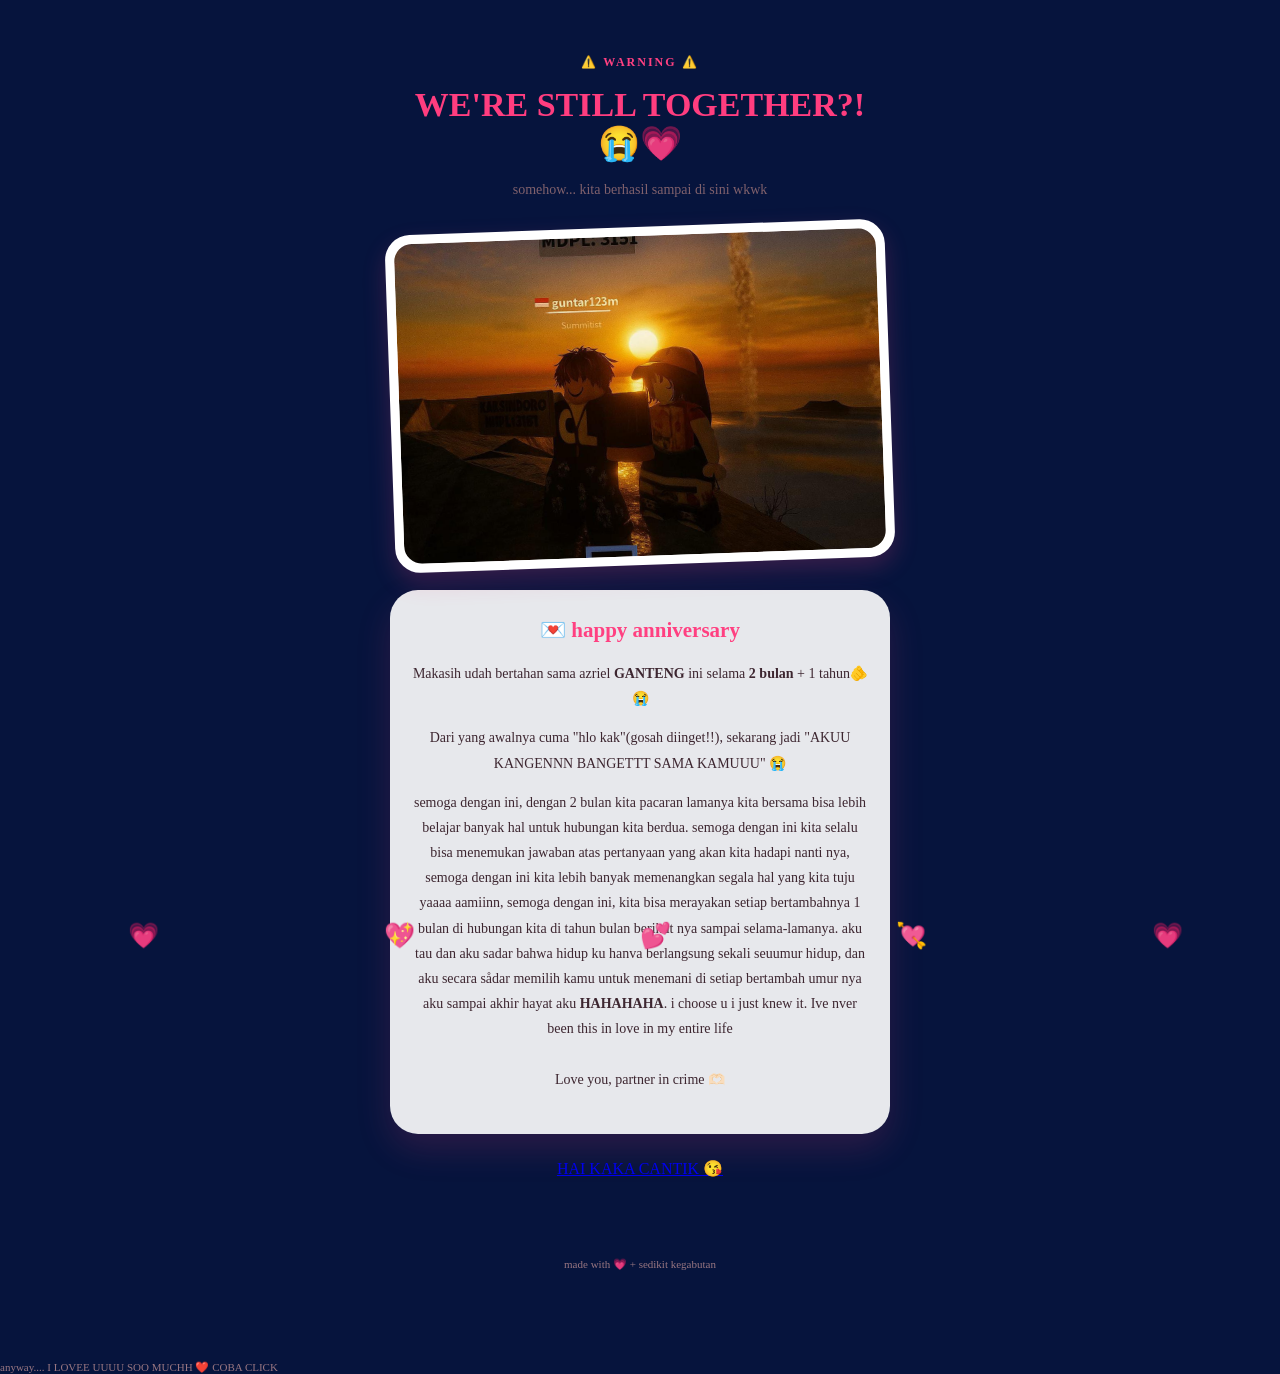
<file: codecode/index.html>
<!DOCTYPE html>
<html lang="id">
<head>
    <meta charset="UTF-8">
    <meta name="viewport" content="width=device-width, initial-scale=1.0">
    <title>Our Little Anniversary 💗</title>
    <link rel="stylesheet" href="style.css">
</head>

<body>

    <div class="hearts">
        <span>💗</span>
        <span>💖</span>
        <span>💕</span>
        <span>💘</span>
        <span>💗</span>
    </div>

    <main class="container">

        <p class="small">⚠️ WARNING ⚠️</p>
        <h1>WE'RE STILL TOGETHER?! 😭💗</h1>

        <p class="subtitle">
            somehow... kita berhasil sampai di sini wkwk
        </p>

        <div class="photo-box">
            <img src="foto.jpg.jpeg" alt="foto kita">
        </div>

        <div class="card">
            <h2>💌 happy anniversary</h2>

            <p>
                Makasih udah bertahan sama azriel <b>GANTENG</b> ini
                selama <b>2 bulan</b> + 1 tahun🫵😭
            </p>

            <p>
                Dari yang awalnya cuma "hlo kak"(gosah diinget!!),
                sekarang jadi "AKUU KANGENNN BANGETTT SAMA KAMUUU" 😭
            </p>

            <p>
                semoga dengan ini, dengan 2 bulan kita pacaran lamanya kita bersama bisa lebih belajar banyak hal untuk hubungan kita berdua.

semoga dengan ini kita selalu bisa menemukan jawaban atas pertanyaan yang akan kita hadapi nanti nya, semoga dengan ini kita lebih banyak memenangkan segala hal yang kita tuju yaaaa aamiinn, semoga dengan ini, kita bisa merayakan setiap bertambahnya 1 bulan di hubungan kita di tahun bulan berikut nya sampai selama-lamanya.

aku tau dan aku sadar bahwa hidup ku hanva berlangsung sekali seuumur hidup, dan aku secara sådar memilih kamu untuk menemani di setiap bertambah umur nya aku sampai akhir hayat aku <b>HAHAHAHA</b>. i choose u i just knew it. Ive nver been this in love in my entire life
                <br><br>
                Love you, partner in crime 🫶🏻
            </p>
        </div>

        <a href="PAGE2.HTML"CLAAS="next-button">
            HAI KAKA CANTIK 😘
        </a>

        <p id="secret"></p>

        <footer>
            made with 💗 + sedikit kegabutan
        </footer>

    </main>

    
<footer>
    anyway.... I LOVEE UUUU SOO MUCHH ❤️ COBA CLICK
</footer>

</main>

</body>
</html>
</body>
</html>
</file>
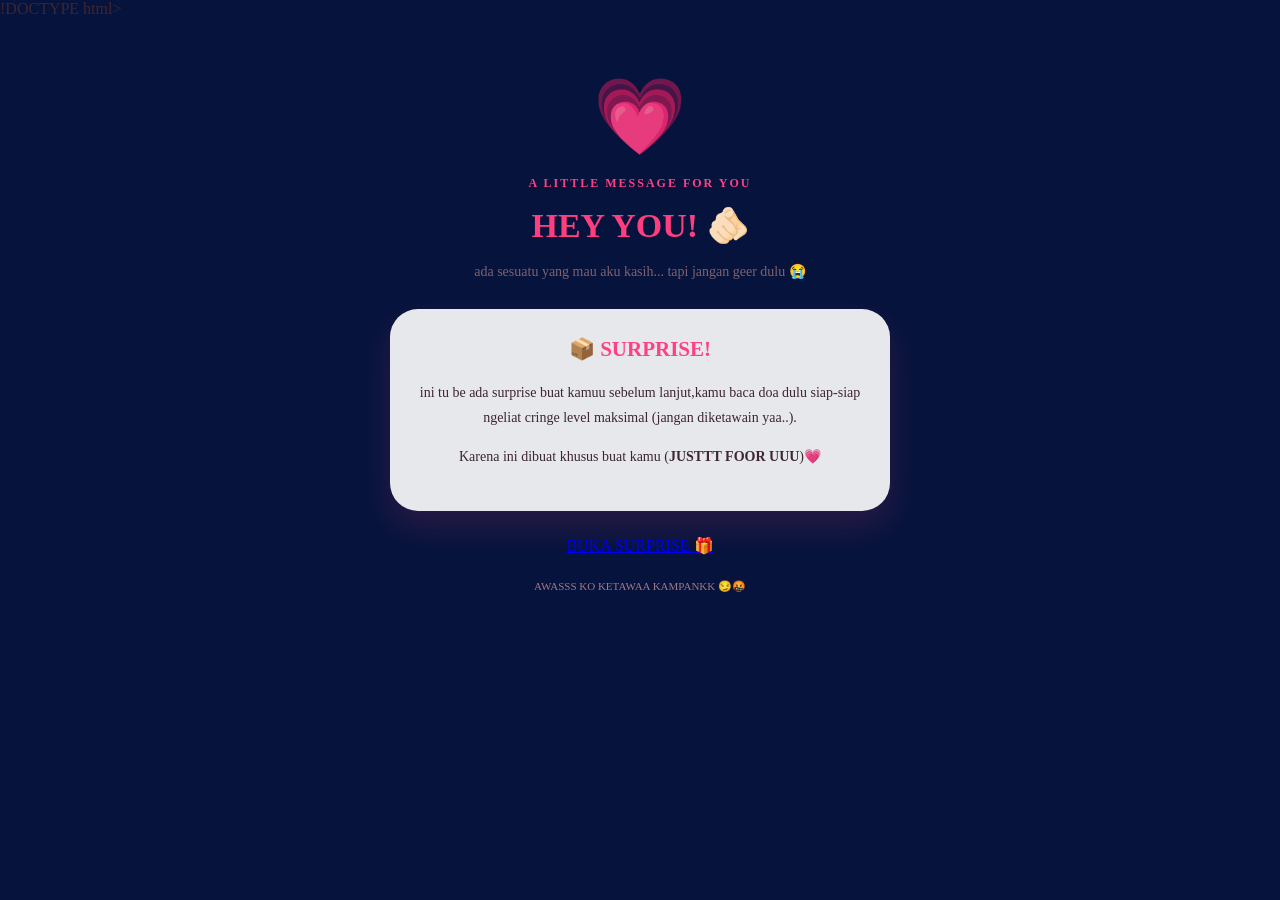
<file: codecode/PAGE2.HTML>
!DOCTYPE html>
<html lang="id">
<head>
    <meta charset="UTF-8">
    <meta name="viewport" content="width=device-width, initial-scale=1.0">
    <title>Our Anniversary 💗</title>
    <link rel="stylesheet" href="style.css">
</head>

<body>

    <div class="container">

        <div class="emoji">💗</div>

        <p class="small">A LITTLE MESSAGE FOR YOU</p>

        <h1>HEY YOU! 🫵🏻</h1>

        <p class="subtitle">
            ada sesuatu yang mau aku kasih...
            tapi jangan geer dulu 😭
        </p>

        <div class="card">
            <h2>📦 SURPRISE!</h2>

            <p>
                ini tu be ada surprise buat kamuu sebelum lanjut,kamu baca doa dulu
                siap-siap ngeliat cringe level maksimal (jangan diketawain yaa..).
            </p>

            <p>
                Karena ini dibuat khusus buat kamu (<B>JUSTTT FOOR UUU</B>)💗
            </p>
        </div>

        <a href="PAGE3.HTML" class="next-button">
            BUKA SURPRISE 🎁
        </a>

        <p class="footer">
            AWASSS KO KETAWAA KAMPANKK 😏🤬
        </p>

    </div>

</body>
</html>
</file>
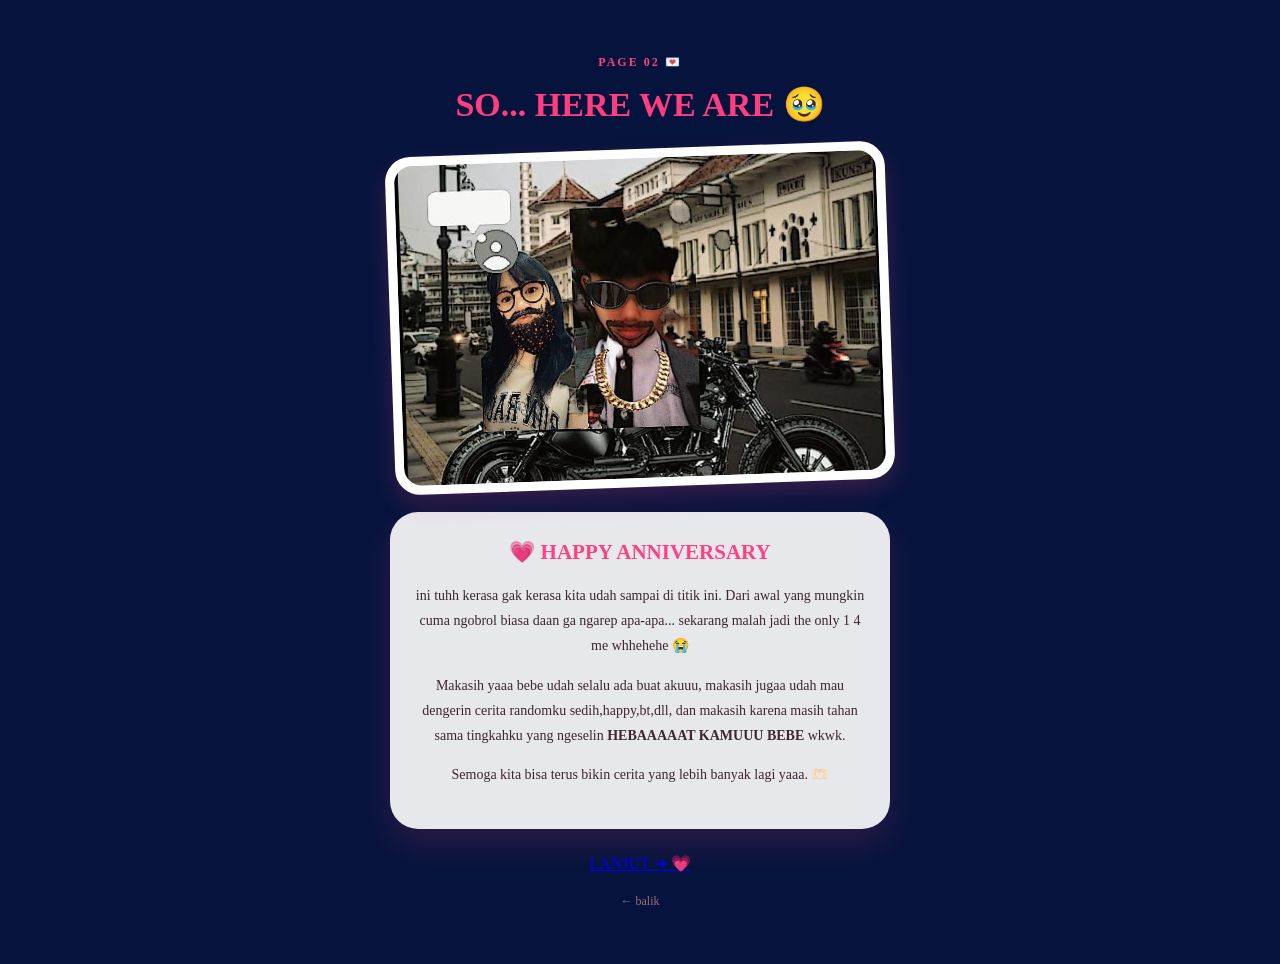
<file: codecode/PAGE3.HTML>
<!DOCTYPE html>
<html lang="id">
<head>
    <meta charset="UTF-8">
    <meta name="viewport" content="width=device-width, initial-scale=1.0">
    <title>Our Story 💕</title>
    <link rel="stylesheet" href="style.css">
</head>

<body>

    <div class="container">

        <p class="small">PAGE 02 💌</p>

        <h1>SO... HERE WE ARE 🥹</h1>

        <div class="photo-box">
            <img src="FOTO.JP.jpeg" alt="Foto kita">
        </div>

        <div class="card">

            <h2>💗 HAPPY ANNIVERSARY</h2>

            <p>
                ini tuhh kerasa gak kerasa kita udah sampai di titik ini.
                Dari awal yang mungkin cuma ngobrol biasa daan ga ngarep apa-apa...
                sekarang malah jadi the only 1 4 me whhehehe 😭
            </p>

            <p>
                Makasih yaaa bebe udah selalu ada buat akuuu,
                makasih jugaa udah mau dengerin cerita randomku sedih,happy,bt,dll,
                dan makasih karena masih tahan sama tingkahku yang ngeselin <b>HEBAAAAAT KAMUUU BEBE</b> wkwk.
            </p>

            <p>
                Semoga kita bisa terus bikin cerita
                yang lebih banyak lagi yaaa. 🫶🏻
            </p>

        </div>

        <a href="PAGE4.HTML" class="next-button">
            LANJUT ➜ 💗
        </a>

        <br><br>

        <a href="index.html" class="back">
            ← balik
        </a>

    </div>

</body>
</html>
</file>
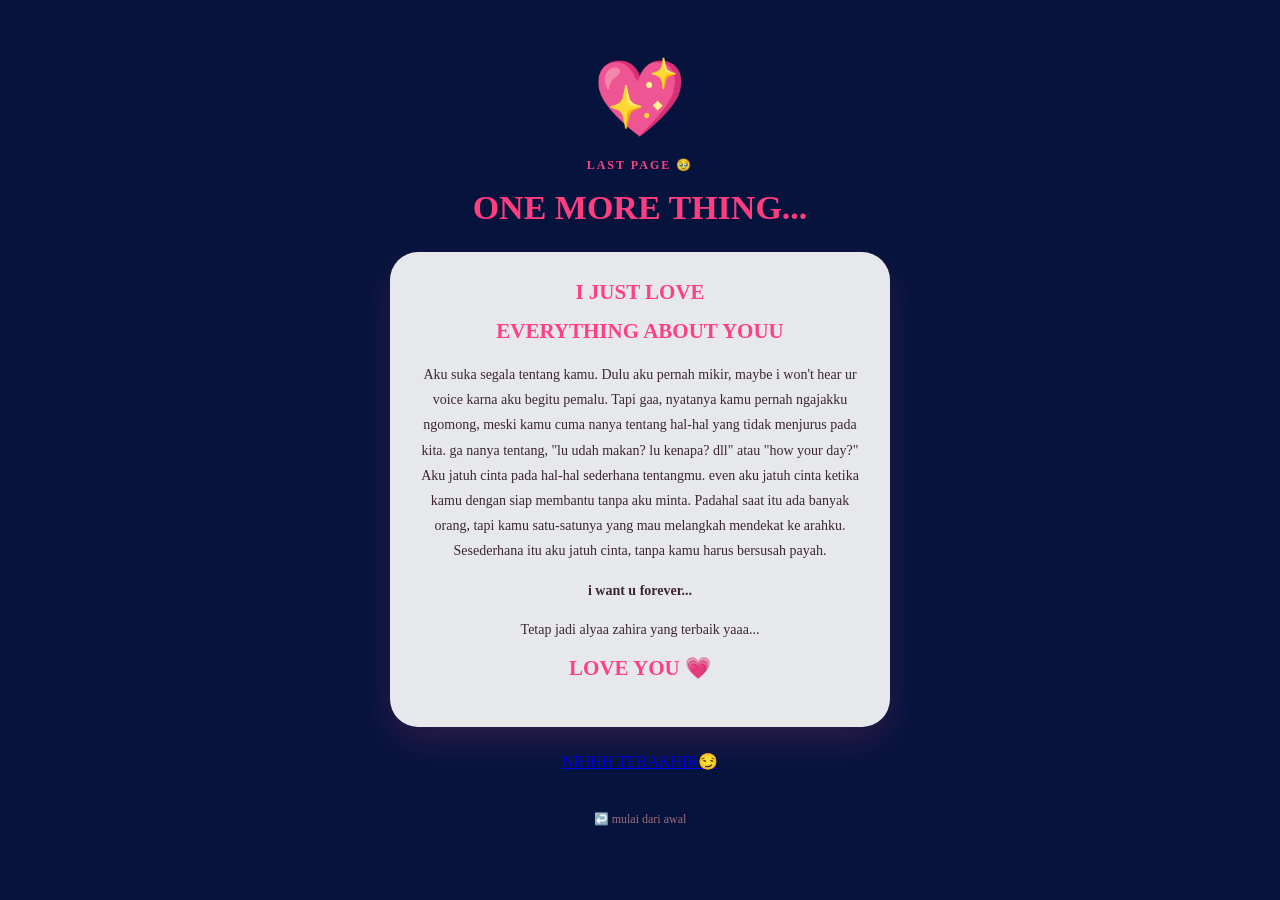
<file: codecode/PAGE4.HTML>
<!DOCTYPE html>
<html lang="id">
<head>
    <meta charset="UTF-8">
    <meta name="viewport" content="width=device-width, initial-scale=1.0">
    <title>For You 💖</title>
    <link rel="stylesheet" href="style.css">
</head>

<body>

    <div class="container">

        <div class="big-heart">
            💖
        </div>

        <p class="small">LAST PAGE 🥹</p>

        <h1>ONE MORE THING...</h1>

        <div class="card">

            <h2>I JUST LOVE <P></P>EVERYTHING ABOUT YOUU</h2>

            <p>
                

Aku suka segala tentang kamu. Dulu aku pernah mikir, maybe i won't  hear ur voice karna aku begitu pemalu. Tapi gaa, nyatanya kamu pernah ngajakku ngomong, meski kamu cuma nanya tentang hal-hal yang tidak menjurus pada kita. ga nanya tentang, "lu udah makan? lu kenapa? dll" atau "how your day?"

Aku jatuh cinta pada hal-hal sederhana tentangmu. even aku jatuh cinta ketika kamu dengan siap membantu tanpa aku minta. Padahal saat itu ada banyak orang, tapi kamu satu-satunya yang mau melangkah mendekat ke arahku. Sesederhana itu aku jatuh cinta, tanpa kamu harus bersusah payah.
            </p>

            <p>
<b>i want u forever...</b>
            </p>

            <p>
                Tetap jadi alyaa zahira yang terbaik yaaa...
            </p>

            <h2>LOVE YOU 💗</h2>

        </div>

        <A href="PAGE5.HTML" class="next-button">
            NIHHH TERAKHIR😏
        </a>

        <p id="message"></p>

        <br>

        <a href="index.html" class="back">
            ↩️ mulai dari awal
        </a>

    </div>

    
    

</body>
</html>
</file>
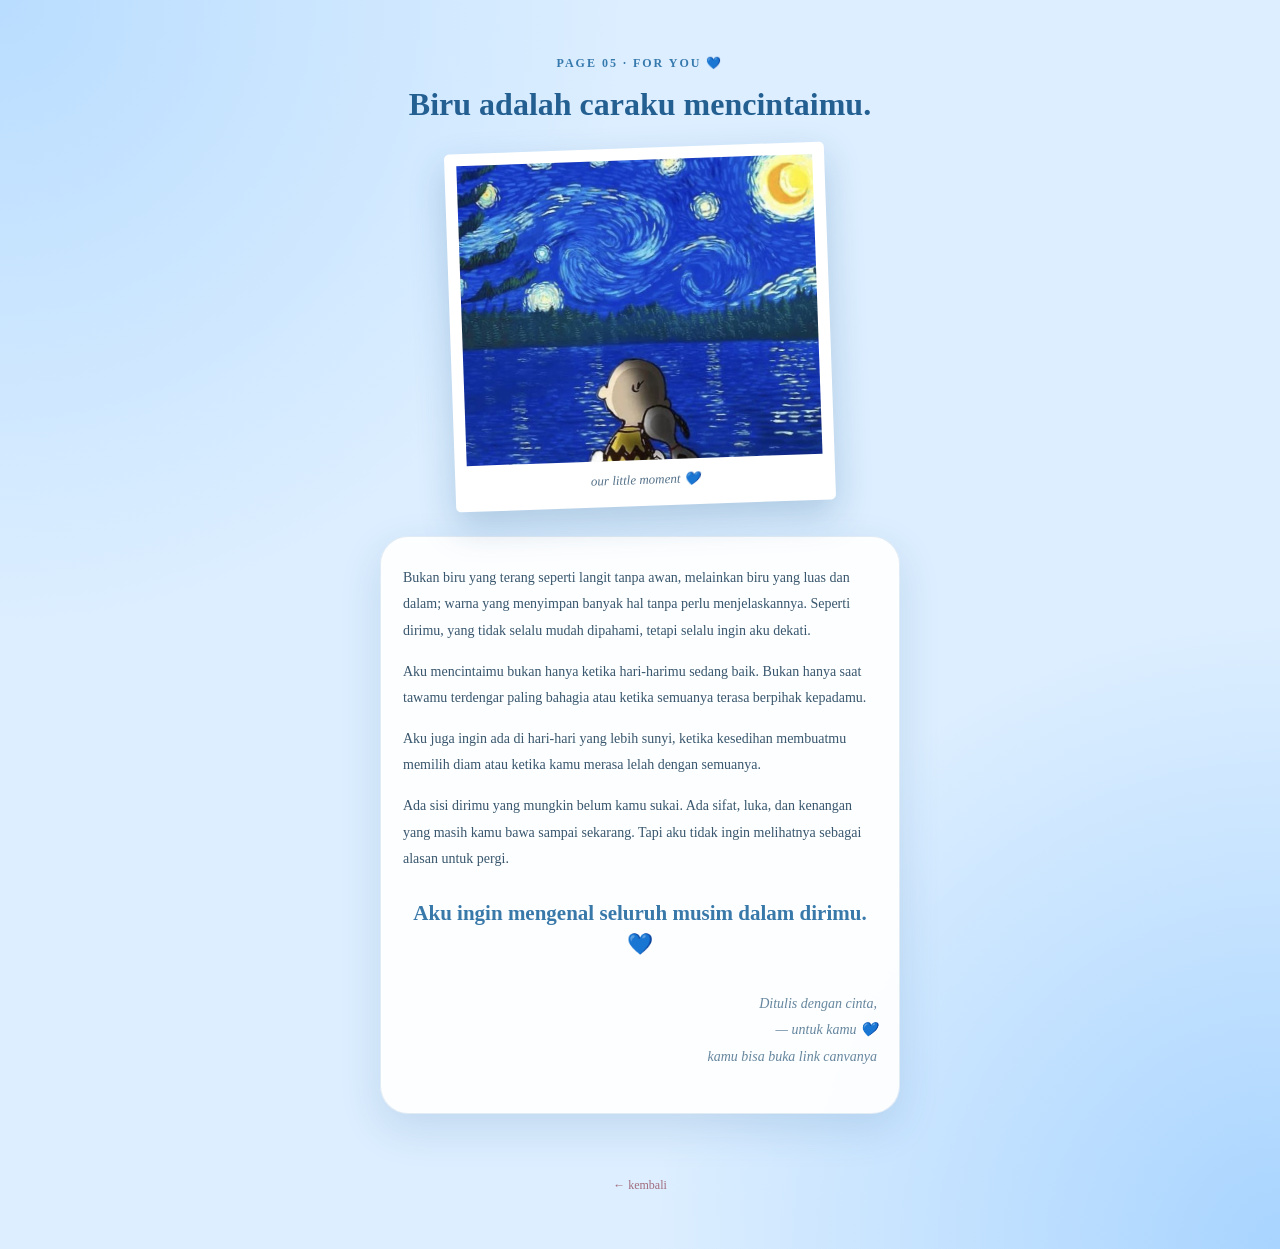
<file: codecode/PAGE5.HTML>
<!DOCTYPE html>
<html lang="id">

<head>
    <meta charset="UTF-8">
    <meta name="viewport" content="width=device-width, initial-scale=1.0">

    <title>Biru Adalah Caraku Mencintaimu 💙</title>

    <link rel="stylesheet" href="style.css">
</head>

<body class="blue-page">

    <div class="blue-background">

        <div class="container">

            <p class="small">PAGE 05 · FOR YOU 💙</p>

            <h1>Biru adalah caraku mencintaimu.</h1>

            <!-- FOTO -->
            <div class="photo-polaroid">
                <img src="foto1.jp.jpeg" alt="Foto kita">
                <p>our little moment 💙</p>
            </div>

            <!-- PESAN -->
            <div class="card blue-card">

                <p>
                    Bukan biru yang terang seperti langit tanpa awan,
                    melainkan biru yang luas dan dalam; warna yang
                    menyimpan banyak hal tanpa perlu menjelaskannya.
                    Seperti dirimu, yang tidak selalu mudah dipahami,
                    tetapi selalu ingin aku dekati.
                </p>

                <p>
                    Aku mencintaimu bukan hanya ketika hari-harimu
                    sedang baik. Bukan hanya saat tawamu terdengar
                    paling bahagia atau ketika semuanya terasa
                    berpihak kepadamu.
                </p>

                <p>
                    Aku juga ingin ada di hari-hari yang lebih sunyi,
                    ketika kesedihan membuatmu memilih diam atau
                    ketika kamu merasa lelah dengan semuanya.
                </p>

                <p>
                    Ada sisi dirimu yang mungkin belum kamu sukai.
                    Ada sifat, luka, dan kenangan yang masih kamu
                    bawa sampai sekarang.
                    Tapi aku tidak ingin melihatnya sebagai alasan
                    untuk pergi.
                </p>

                <h2>
                    Aku ingin mengenal seluruh musim dalam dirimu. 💙
                </h2>

                <p class="signature">
                    Ditulis dengan cinta,<br>
                    — untuk kamu 💙
                    <br>kamu bisa buka link canvanya
                </p>

            </div>

            <a href="PAGE6.HTML" class="next-button">
               
            </a>

            <br><br>

            <a href="PAGE4.HTML" class="back">
                ← kembali
            </a>

        </div>

    </div>

</body>

</html>
</file>
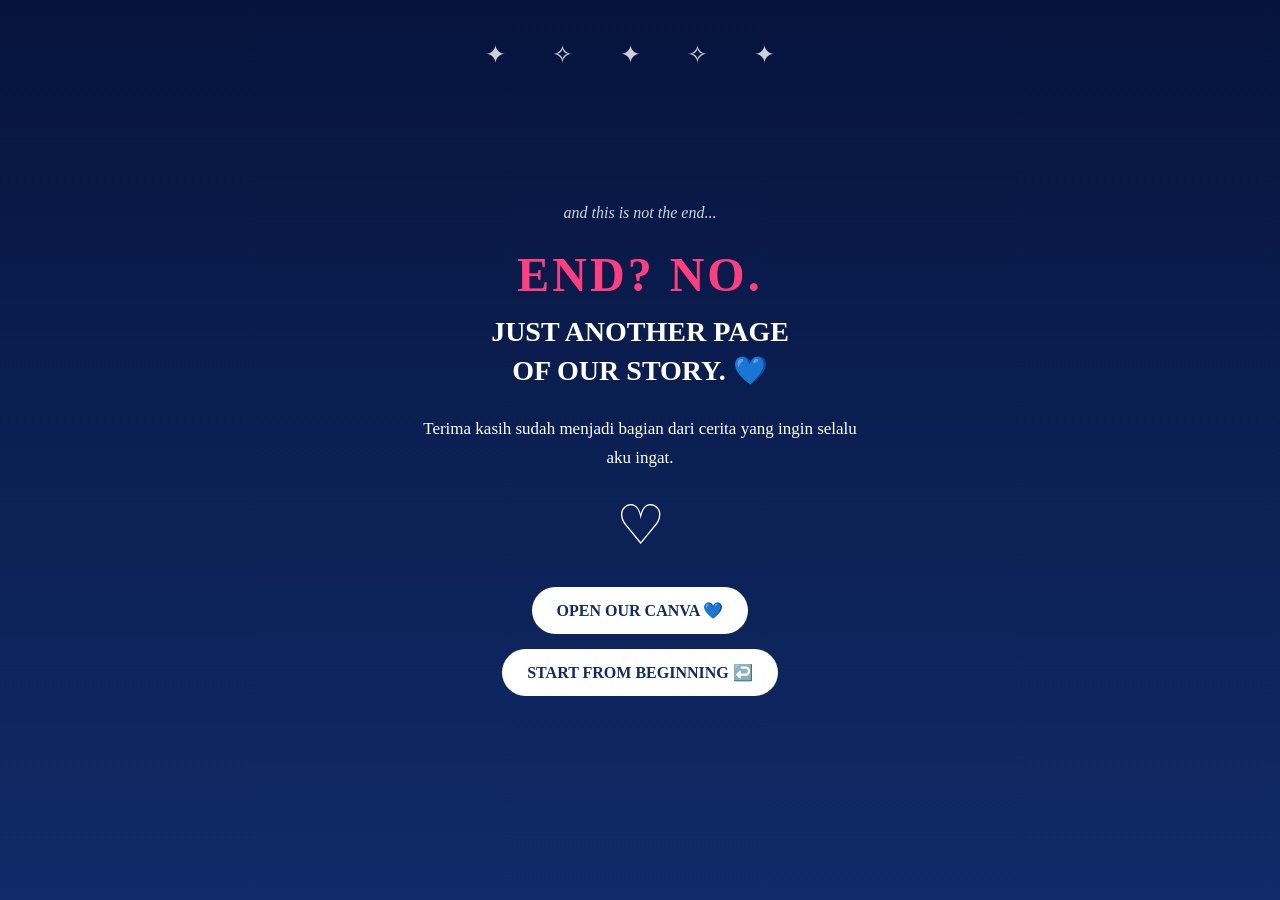
<file: codecode/page6.html>
<!DOCTYPE html>
<html lang="id">
<head>
    <meta charset="UTF-8">
    <meta name="viewport" content="width=device-width, initial-scale=1.0">
    <title>Momen Abadi - Closing</title>

    <link rel="stylesheet" href="style.css">
</head>

<body>

    <!-- PAGE 6- CLOSING -->
    <section class="page closing-page">

        <div class="closing-stars">
            ✦ ✧ ✦ ✧ ✦
        </div>

        <div class="closing-content">

            <p class="closing-small">
                and this is not the end...
            </p>

            <h1>
                END? NO.
            </h1>

            <h2>
                JUST ANOTHER PAGE<br>
                OF OUR STORY. 💙
            </h2>

            <p class="closing-message">
                Terima kasih sudah menjadi bagian dari
                cerita yang ingin selalu aku ingat.
            </p>

            <div class="closing-heart">
                ♡
            </div>

            <div class="closing-buttons">

                <a href="https://www.canva.com/" 
                   target="_blank" 
                   class="closing-btn">
                    OPEN OUR CANVA 💙
                </a>

                <a href="index.html" class="closing-btn">
                    START FROM BEGINNING ↩️
                </a>

            </div>

        </div>

    </section>

</body>
</html>
</file>
<file: codecode/style.css>
@import url('https://fonts.googleapis.com/css2?family=Poppins:wght@400;600;700;800&display=swap');

* {
    margin: 0;
    padding: 0;
    box-sizing: border-box;
}

body {
    font-family: 'Poppins', sans-serif;
    background: #ffe4ef;
    min-height: 100vh;
    overflow-x: hidden;
    color: #3b2630;
}

.container {
    width: 90%;
    max-width: 500px;
    margin: auto;
    text-align: center;
    padding: 50px 0;
    position: relative;
    z-index: 2;
}

.small {
    font-size: 13px;
    font-weight: 700;
    color: #ff4f87;
    letter-spacing: 2px;
}

h1 {
    font-size: 35px;
    line-height: 1.1;
    margin: 15px 0;
    color: #ff3f7f;
}

.subtitle {
    font-size: 14px;
    color: #765965;
    margin-bottom: 25px;
}

.photo-box {
    background: white;
    padding: 10px;
    border-radius: 25px;
    transform: rotate(-2deg);
    box-shadow: 0 10px 25px rgba(255, 80, 130, 0.2);
    margin-bottom: 30px;
}

.photo-box img {
    width: 100%;
    height: 320px;
    object-fit: cover;
    border-radius: 18px;
    display: block;
}

.card {
    background: rgba(255,255,255,0.85);
    padding: 28px 22px;
    border-radius: 25px;
    box-shadow: 0 10px 30px rgba(255, 70, 120, 0.15);
    margin-bottom: 25px;
}

.card h2 {
    color: #ff4081;
    margin-bottom: 18px;
}

.card p {
    font-size: 14px;
    line-height: 1.8;
    margin-bottom: 15px;
}

button {
    border: none;
    background: #ff4081;
    color: white;
    padding: 14px 25px;
    border-radius: 50px;
    font-family: inherit;
    font-weight: 700;
    cursor: pointer;
    transition: 0.3s;
    box-shadow: 0 8px 20px rgba(255, 64, 129, 0.3);
}

button:hover {
    transform: scale(1.08) rotate(-2deg);
    background: #ff1767;
}

#secret {
    margin-top: 20px;
    font-weight: 700;
    color: #ff4081;
    min-height: 25px;
}

footer {
    margin-top: 35px;
    font-size: 11px;
    color: #987681;
}

/* floating hearts */

.hearts span {
    position: fixed;
    bottom: -50px;
    font-size: 25px;
    animation: float 6s linear infinite;
    z-index: 1;
}

.hearts span:nth-child(1) {
    left: 10%;
    animation-delay: 0s;
}

.hearts span:nth-child(2) {
    left: 30%;
    animation-delay: 2s;
}

.hearts span:nth-child(3) {
    left: 50%;
    animation-delay: 4s;
}

.hearts span:nth-child(4) {
    left: 70%;
    animation-delay: 1s;
}

.hearts span:nth-child(5) {
    left: 90%;
    animation-delay: 3s;
}

@keyframes float {
    0% {
        transform: translateY(0) rotate(0deg);
        opacity: 0;
    }

    20% {
        opacity: 1;
    }

    100% {
        transform: translateY(-110vh) rotate(360deg);
        opacity: 0;
    }
    .next-button {
    display: inline-block;
    text-decoration: none;
    background: #ff2870;
    color: white;
    padding: 16px 30px;
    border-radius: 50px;
    font-weight: 700;
    font-size: 15px;
    box-shadow: 0 8px 20px rgba(255, 40, 112, 0.3);
    transition: 0.3s;
}

.next-button:hover {
    transform: scale(1.08);
    background: #ff0f5f;
}
}
@import url('https://fonts.googleapis.com/css2?family=Poppins:wght@400;600;700;800&display=swap');

* {
    box-sizing: border-box;
    margin: 0;
    padding: 0;
}

body {
    min-height: 100vh;
    background: linear-gradient(135deg, #ffd6e7, #fff0f6);
    font-family: 'Poppins', sans-serif;
    color: #3d2630;
}

.container {
    width: 90%;
    max-width: 500px;
    margin: auto;
    text-align: center;
    padding: 55px 0;
}

.small {
    color: #ff4081;
    font-size: 12px;
    font-weight: 800;
    letter-spacing: 2px;
    margin-bottom: 12px;
}

h1 {
    color: #ff3d7f;
    font-size: 34px;
    line-height: 1.15;
    margin-bottom: 15px;
}

.subtitle {
    color: #80616c;
    font-size: 14px;
    line-height: 1.7;
    margin-bottom: 25px;
}

.emoji,
.big-heart {
    font-size: 75px;
    margin-bottom: 15px;
    animation: bounce 1.5s infinite;
}

.card {
    background: rgba(255,255,255,0.9);
    border-radius: 28px;
    padding: 28px 22px;
    margin: 25px 0;
    box-shadow: 0 15px 35px rgba(255, 70, 130, 0.15);
}

.card h2 {
    color: #ff4081;
    margin-bottom: 18px;
    font-size: 21px;
}

.card p {
    font-size: 14px;
    line-height: 1.8;
    margin-bottom: 14px;
}

.button,
button {
    display: inline-block;
    border: none;
    text-decoration: none;
    background: #ff4081;
    color: white;
    padding: 15px 27px;
    border-radius: 50px;
    font-family: inherit;
    font-weight: 700;
    font-size: 14px;
    cursor: pointer;
    box-shadow: 0 8px 20px rgba(255, 64, 129, 0.3);
    transition: 0.3s;
}

.button:hover,
button:hover {
    transform: scale(1.08);
    background: #ff1767;
}

.photo-box {
    background: white;
    padding: 9px;
    border-radius: 25px;
    transform: rotate(-2deg);
    margin: 25px 0;
    box-shadow: 0 10px 25px rgba(255, 70, 130, 0.2);
}

.photo-box img {
    width: 100%;
    height: 320px;
    object-fit: cover;
    border-radius: 18px;
    display: block;
}

.back {
    color: #a06c7d;
    text-decoration: none;
    font-size: 12px;
}

.footer {
    margin-top: 25px;
    color: #a47786;
    font-size: 11px;
}

#message {
    color: #ff4081;
    font-weight: 700;
    margin-top: 20px;
    animation: pop 0.4s ease;
}

@keyframes bounce {
    0%, 100% {
        transform: translateY(0);
    }

    50% {
        transform: translateY(-12px);
    }
}

@keyframes pop {
    from {
        transform: scale(0.5);
        opacity: 0;
    }

    to {
        transform: scale(1);
        opacity: 1;
    }
}
* =========================
   PAGE 5 - BLUE THEME
========================= */

.blue-page {
    margin: 0;
    min-height: 100vh;
    background: #dceeff;
    color: #173b5c;
}

.blue-background {
    min-height: 100vh;
    background:
        radial-gradient(circle at top left, #b9ddff, transparent 35%),
        radial-gradient(circle at bottom right, #a8d4ff, transparent 35%),
        #dceeff;
    padding: 1px 0;
}

.blue-page .container {
    max-width: 520px;
}

.blue-page .small {
    color: #3679ad;
}

.blue-page h1 {
    color: #245f91;
    font-size: 32px;
    margin-bottom: 25px;
}

/* FOTO POLAROID */

.photo-polaroid {
    background: white;
    padding: 12px 12px 18px;
    width: 85%;
    max-width: 380px;
    margin: 0 auto 30px;
    border-radius: 5px;
    box-shadow: 0 15px 35px rgba(37, 95, 145, 0.25);
    transform: rotate(-2deg);
}

.photo-polaroid img {
    width: 100%;
    height: 300px;
    object-fit: cover;
    display: block;
}

.photo-polaroid p {
    margin: 12px 0 0;
    color: #55728a;
    font-size: 13px;
    font-style: italic;
}

/* KARTU PESAN */

.blue-card {
    background: rgba(255, 255, 255, 0.92);
    border: 1px solid rgba(70, 130, 180, 0.15);
    box-shadow: 0 15px 40px rgba(37, 95, 145, 0.15);
    text-align: left;
}

.blue-card p {
    color: #38566d;
    line-height: 1.9;
}

.blue-card h2 {
    color: #3979aa;
    text-align: center;
    line-height: 1.5;
    margin-top: 25px;
}

.blue-card .signature {
    text-align: right;
    color: #66869e;
    font-style: italic;
    margin-top: 30px;
}

/* TOMBOL */

.blue-page .next-button {
    background: #347eb7;
    box-shadow: 0 8px 20px rgba(52, 126, 183, 0.3);
}

.blue-page .next-button:hover {
    background: #25689b;
}/* =========================
   PAGE 6 - FOTO FAVORIT
========================= */

.favorite-page {
    position: relative;
    min-height: 100vh;
    padding: 30px 20px;
    background: linear-gradient(
        180deg,
        #dff5ff 0%,
        #b9e7fa 50%,
        #e8f8ff 100%
    );

    display: flex;
    flex-direction: column;
    align-items: center;
    justify-content: center;
    overflow: hidden;
}

/* Dekorasi bintang */
.favorite-page::before {
    content: "✦  ✧  ✦  ♡  ✧  ✦";
    position: absolute;
    top: 25px;
    left: 0;
    width: 100%;
    text-align: center;
    color: #315a8a;
    font-size: 22px;
    letter-spacing: 10px;
    opacity: 0.7;
}

/* Judul */
.favorite-page .page-head {
    width: 100%;
    max-width: 450px;
    display: flex;
    justify-content: space-between;
    align-items: center;
    margin-bottom: 25px;
    color: #102d55;
}

.favorite-page .page-head h2 {
    font-family: "Georgia", serif;
    font-size: 25px;
    letter-spacing: 2px;
    margin: 0;
}

/* Polaroid */
.favorite-polaroid {
    position: relative;
    width: min(82vw, 360px);
    padding: 12px 12px 55px;
    background: #ffffff;
    border-radius: 4px;

    box-shadow:
        0 12px 25px rgba(20, 60, 100, 0.25);

    transform: rotate(-2deg);
    transition: transform 0.4s ease;
}

/* Efek saat disentuh */
.favorite-polaroid:hover {
    transform: rotate(0deg) scale(1.02);
}

/* Foto */
.favorite-polaroid img {
    display: block;
    width: 100%;
    height: 430px;
    object-fit: cover;
    border-radius: 2px;
}

/* Tulisan di bawah foto */
.favorite-caption {
    position: absolute;
    left: 15px;
    right: 15px;
    bottom: 14px;

    text-align: center;
    color: #17385f;

    font-family: "Comic Sans MS", cursive;
    font-size: 14px;
    line-height: 1.4;
}

/* Bunga biru */
.blue-flower {
    margin-top: 25px;
    color: #2875b8;
    font-size: 27px;
    letter-spacing: 8px;

    animation: flowerFloat 3s ease-in-out infinite;
}

@keyframes flowerFloat {
    0%, 100% {
        transform: translateY(0);
    }

    50% {
        transform: translateY(-6px);
    }
}

/* Tombol lanjut */
.favorite-page .next-btn {
    margin-top: 20px;

    padding: 10px 24px;

    border: none;
    border-radius: 25px;

    background: #173d70;
    color: white;

    font-size: 14px;
    cursor: pointer;

    box-shadow: 0 5px 12px rgba(20, 50, 90, 0.25);

    transition: 0.3s;
}

.favorite-page .next-btn:hover {
    background: #245a98;
    transform: translateY(-2px);
}

/* Tampilan HP kecil */
@media (max-width: 480px) {

    .favorite-page {
        padding: 25px 15px;
    }

    .favorite-page .page-head h2 {
        font-size: 21px;
    }

    .favorite-polaroid {
        width: 85vw;
        padding: 9px 9px 50px;
    }

    .favorite-polaroid img {
        height: 390px;
    }

    .favorite-caption {
        font-size: 13px;
    }
}
* {
    box-sizing: border-box;
    margin: 0;
    padding: 0;
}

body {
    font-family: Georgia, serif;
    background: #06143d;
}

.closing-page {
    min-height: 100vh;
    width: 100%;
    background: linear-gradient(180deg, #06143d, #102b68);
    color: white;

    display: flex;
    justify-content: center;
    align-items: center;

    text-align: center;
    position: relative;
    overflow: hidden;
}

.closing-stars {
    position: absolute;
    top: 40px;
    width: 100%;
    font-size: 25px;
    letter-spacing: 20px;
    opacity: 0.8;
}

.closing-content {
    width: 90%;
    max-width: 600px;
    padding: 30px;
}

.closing-small {
    font-size: 16px;
    font-style: italic;
    margin-bottom: 25px;
    opacity: 0.8;
}

.closing-content h1 {
    font-size: 48px;
    letter-spacing: 3px;
    margin-bottom: 10px;
}

.closing-content h2 {
    font-size: 28px;
    line-height: 1.4;
    margin-bottom: 25px;
}

.closing-message {
    font-size: 17px;
    line-height: 1.7;
    margin: 20px auto;
    max-width: 450px;
}

.closing-heart {
    font-size: 55px;
    margin: 20px 0;
}

.closing-buttons {
    display: flex;
    flex-direction: column;
    gap: 15px;
    align-items: center;
    margin-top: 30px;
}

.closing-btn {
    display: inline-block;
    padding: 14px 25px;

    background: white;
    color: #102b68;

    text-decoration: none;
    font-weight: bold;

    border-radius: 30px;

    transition: 0.3s;
}

.closing-btn:hover {
    transform: scale(1.05);
    background: #dcecff;
}

@media (max-width: 600px) {

    .closing-content h1 {
        font-size: 36px;
    }

    .closing-content h2 {
        font-size: 21px;
    }

    .closing-message {
        font-size: 15px;
    }

}
</file>
